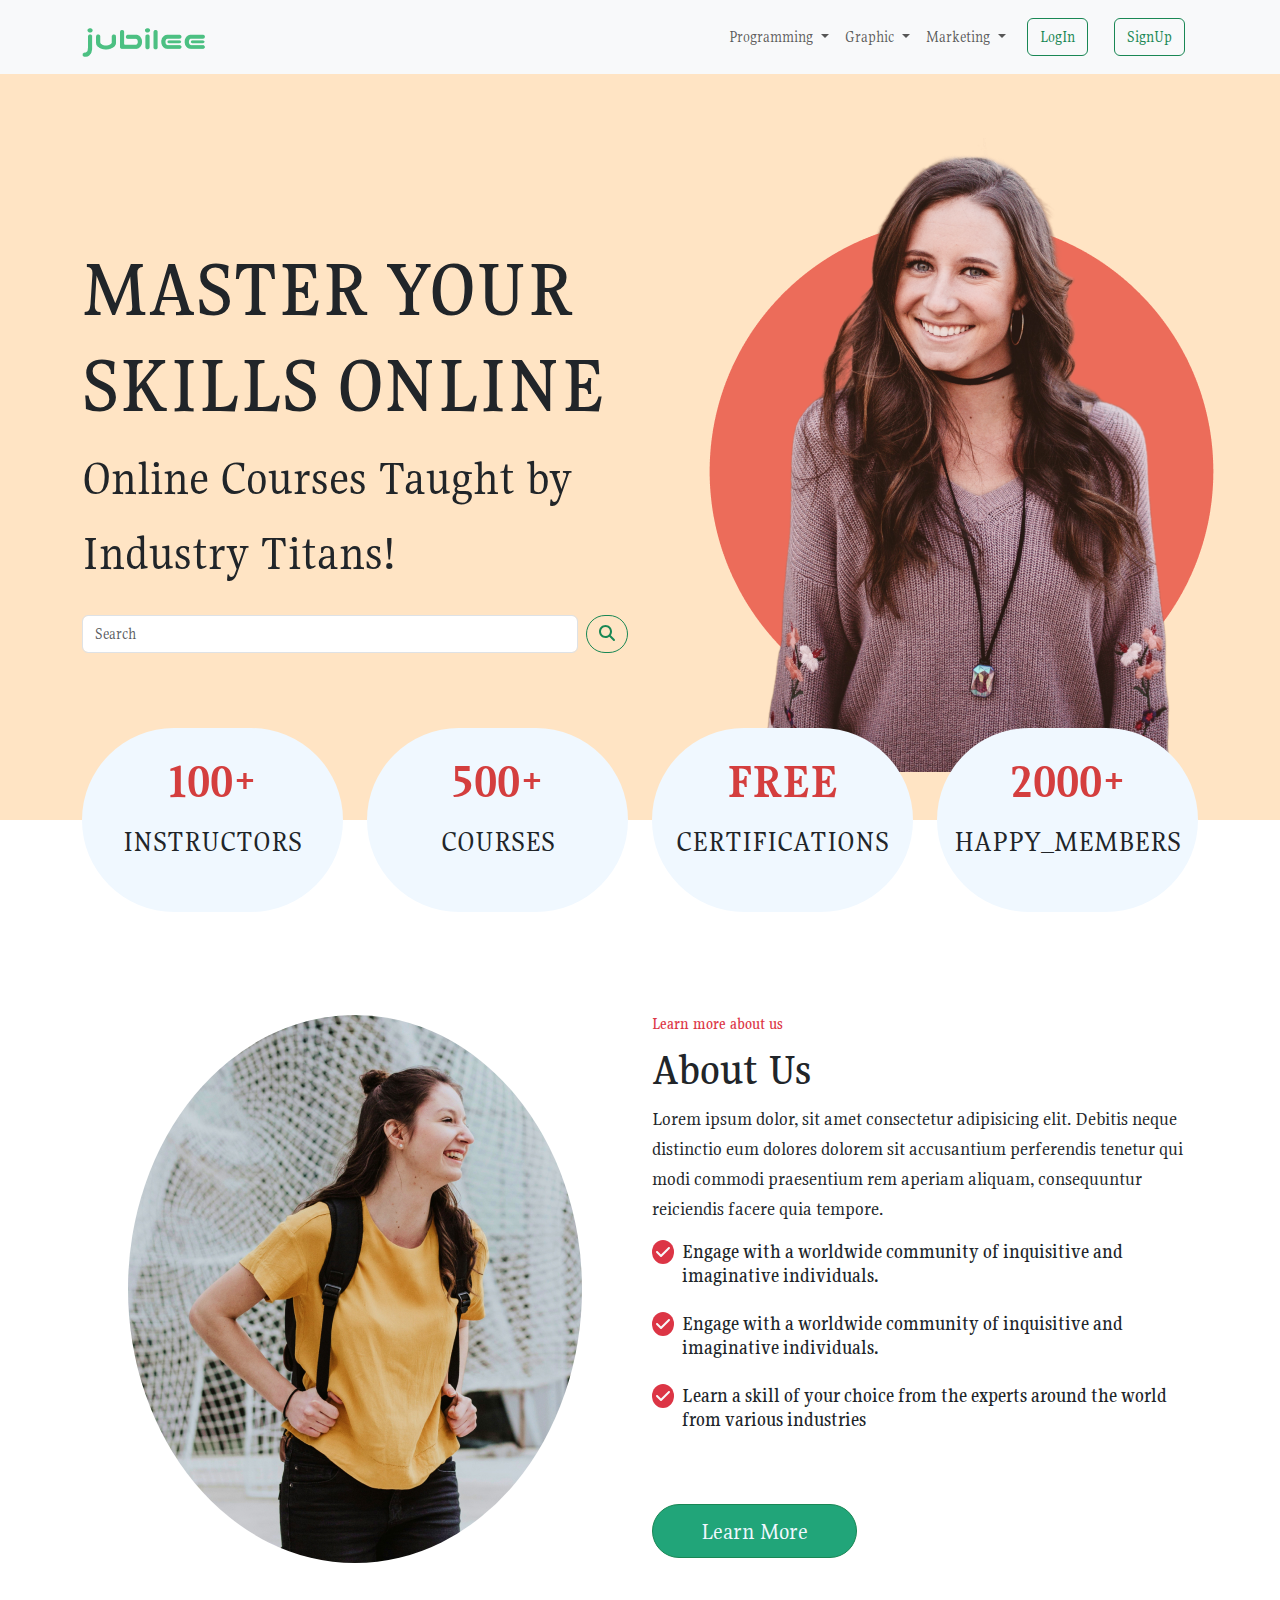
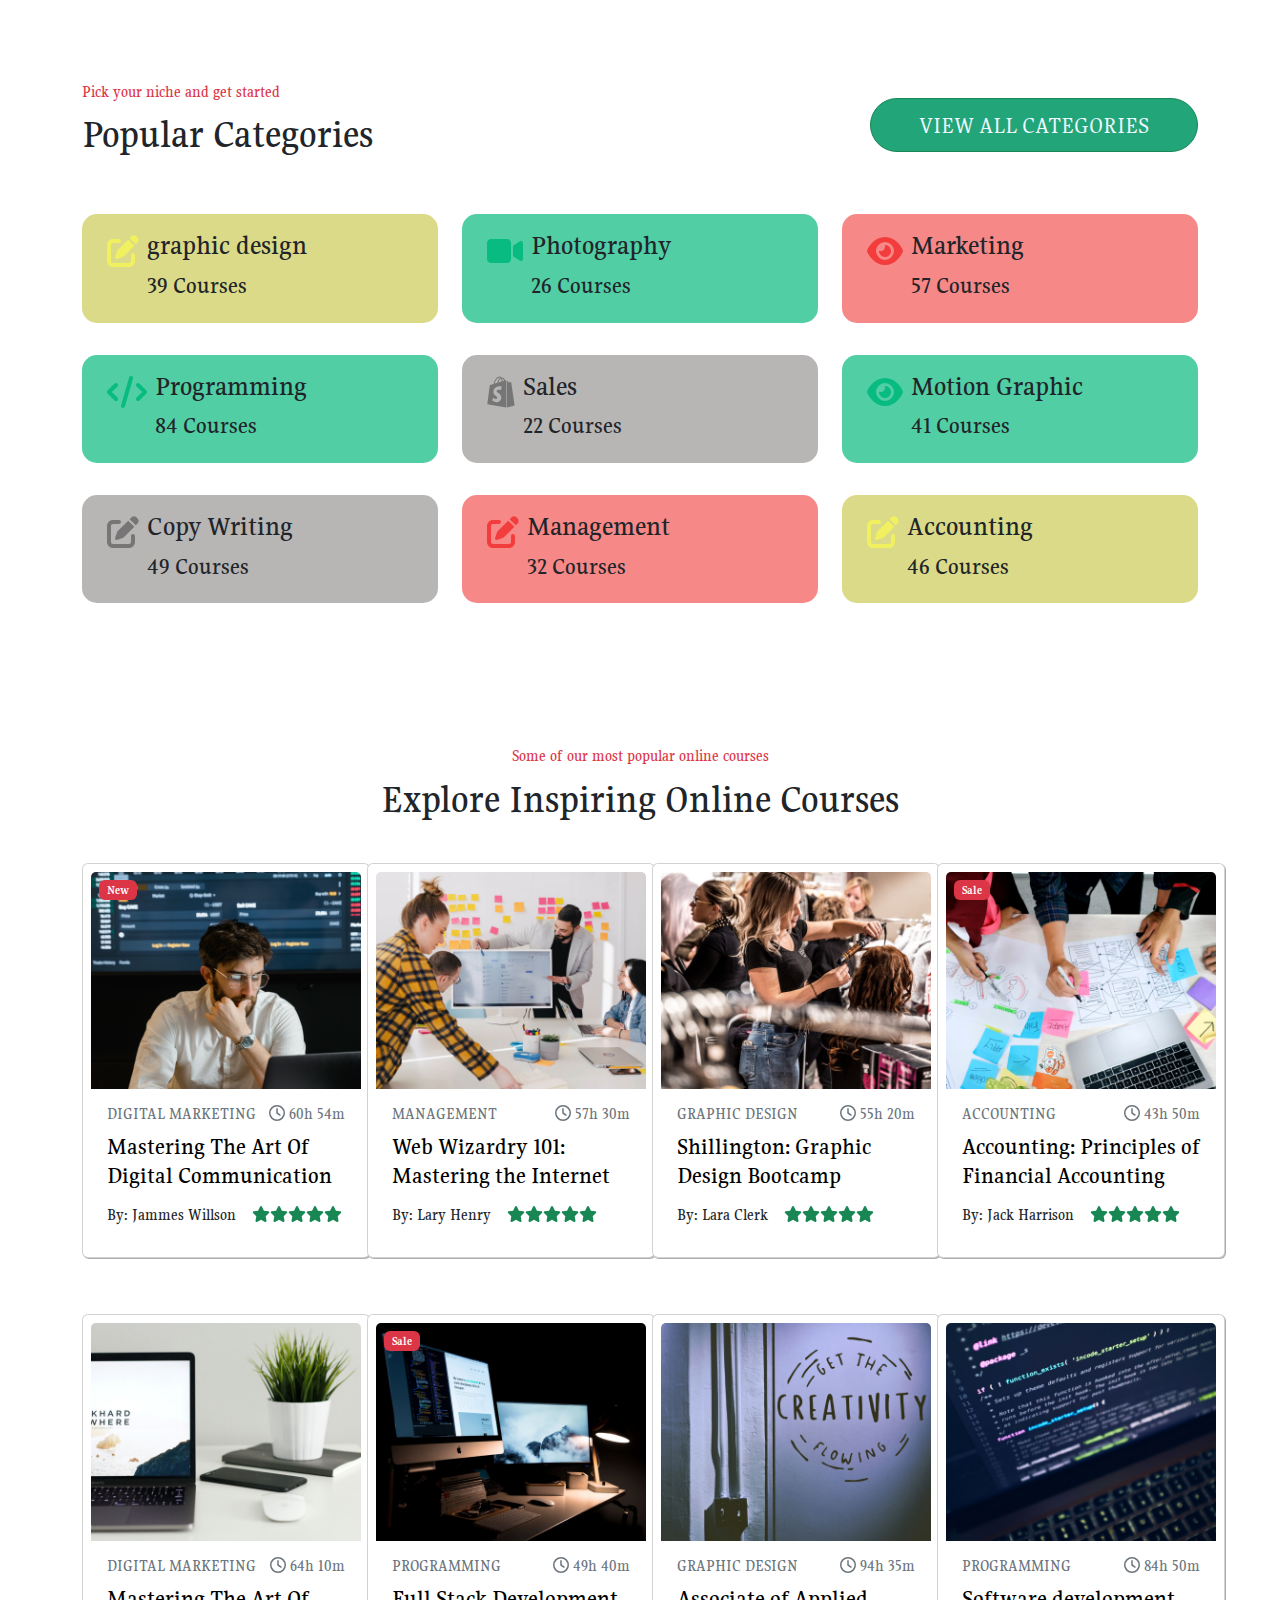
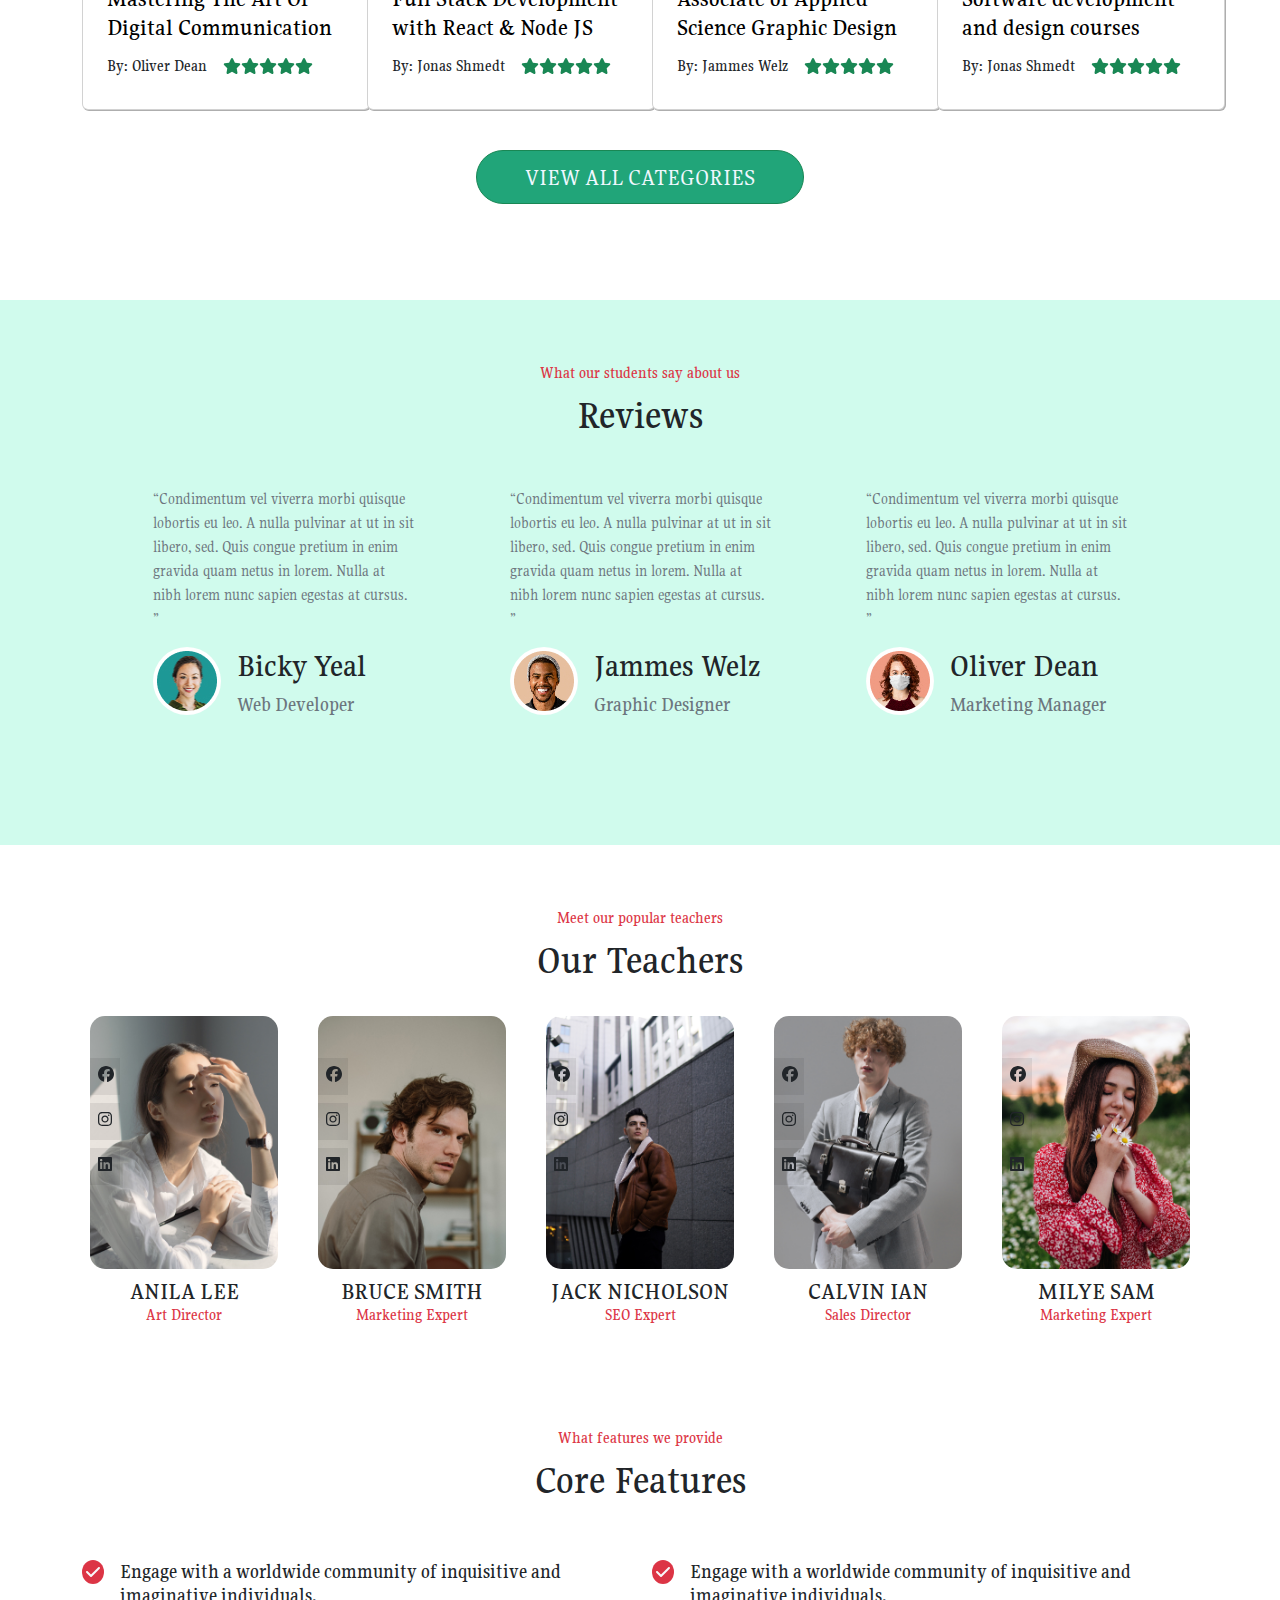
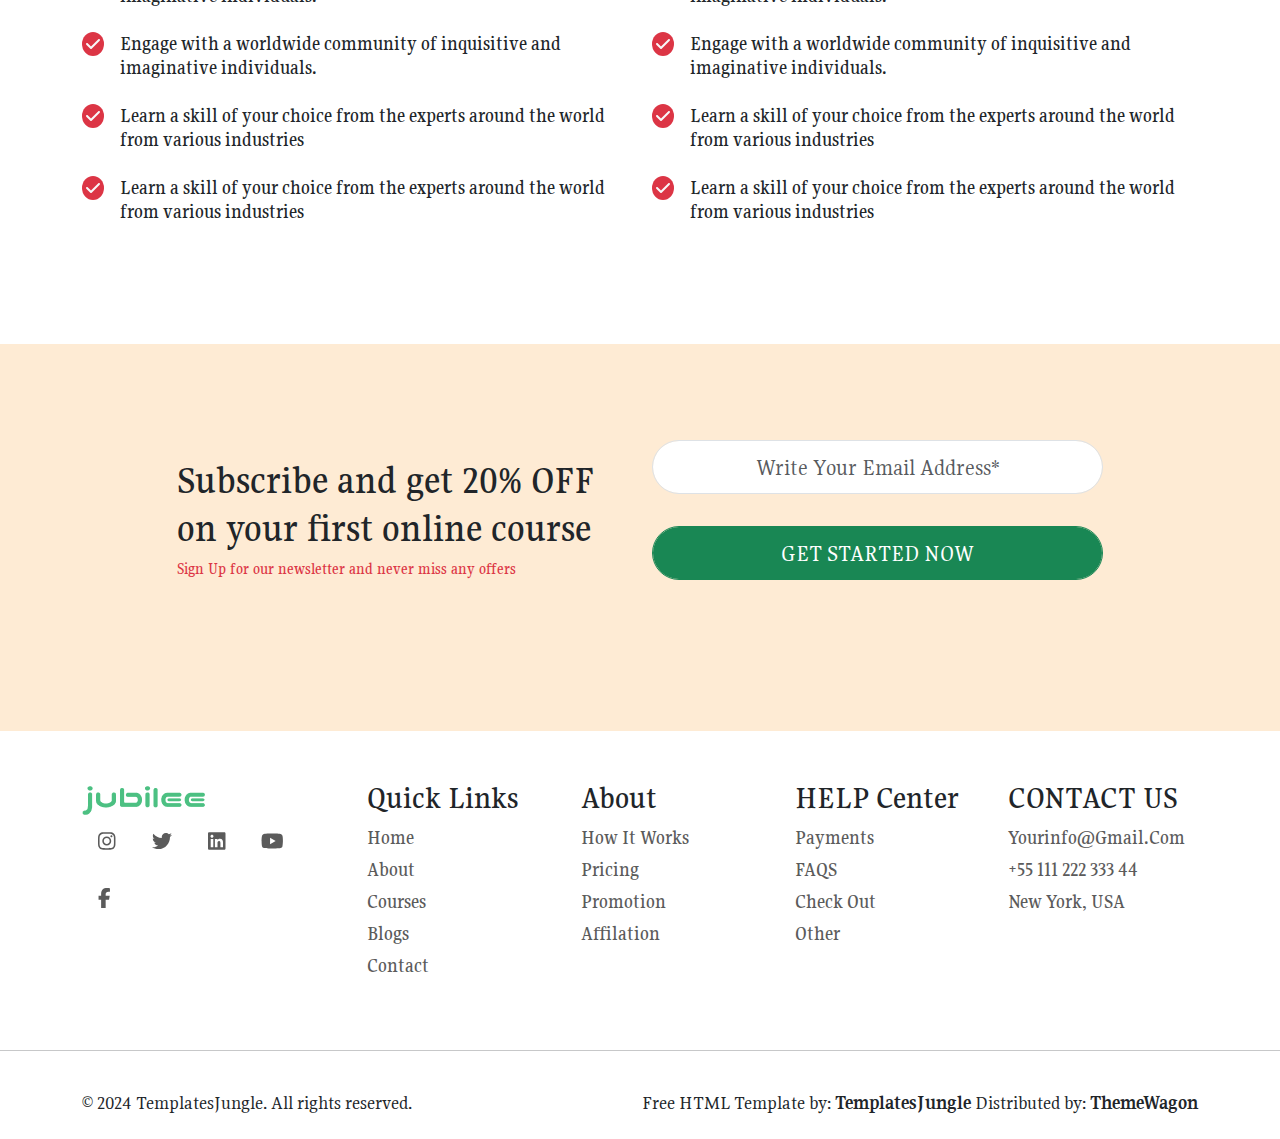
<file: index.html>
<!DOCTYPE html>
<html lang="en">
<head>
    <meta charset="UTF-8">
    <meta name="viewport" content="width=device-width, initial-scale=1.0">
    <title>Jubilee</title>
    <link rel="preconnect" href="https://fonts.googleapis.com">
<link rel="preconnect" href="https://fonts.gstatic.com" crossorigin>
<link href="https://fonts.googleapis.com/css2?family=Gupter:wght@400;500;700&family=Roboto:ital,wght@0,100;0,300;0,400;0,500;0,700;0,900;1,100;1,300;1,400;1,500;1,700;1,900&family=Wittgenstein:ital,wght@0,400..900;1,400..900&display=swap" rel="stylesheet">
    <link rel="stylesheet" href="css/bootstrap.min.css">
    <link rel="stylesheet" href="css/bootstrap.min.css.map">
    <link rel="stylesheet" href="css/all.min.css">
    <link rel="stylesheet" href="css/style.css">
</head>
<body>
    <nav class="navbar navbar-expand-lg navbar-light bg-light position-relative">
        <div class="container">
          <a class="navbar-brand fs-2 fw-bold" href="#"><img src="images/logo.png" alt=""></a>
          <button class="navbar-toggler" type="button" data-bs-toggle="collapse" data-bs-target="#navbarSupportedContent" aria-controls="navbarSupportedContent" aria-expanded="false" aria-label="Toggle navigation">
            <span class="navbar-toggler-icon"></span>
          </button>
          <div class="collapse navbar-collapse" id="navbarSupportedContent">
            <ul class="navbar-nav ms-auto mb-2 mb-lg-0">
              <li class="nav-item dropdown">
                <a class="nav-link dropdown-toggle" href="#" id="navbarDropdown" role="button" data-bs-toggle="dropdown" aria-expanded="false">
                  Programming
                </a>
                <ul class="dropdown-menu" aria-labelledby="navbarDropdown">
                  <li><a class="dropdown-item" href="#">Front-end Course</a></li>
                  <li><a class="dropdown-item" href="#">Back-end Course</a></li>
                  <li><a class="dropdown-item" href="#"> Full-Stack Course</a></li>
                  <li><a class="dropdown-item" href="#">Data Structure</a></li>
                </ul>
              </li>
              <li class="nav-item dropdown">
                <a class="nav-link dropdown-toggle" href="#" id="navbarDropdown" role="button" data-bs-toggle="dropdown" aria-expanded="false">
                  Graphic
                </a>
                <ul class="dropdown-menu" aria-labelledby="navbarDropdown">
                  <li><a class="dropdown-item" href="#">Graphic Design</a></li>
                  <li><a class="dropdown-item" href="#">Motion Graphic</a></li>
                  <li><a class="dropdown-item" href="#">Vedio Editing</a></li>
                </ul>
              </li>
              <li class="nav-item dropdown">
                <a class="nav-link dropdown-toggle" href="#" id="navbarDropdown" role="button" data-bs-toggle="dropdown" aria-expanded="false">
                    Marketing
                </a>
                <ul class="dropdown-menu" aria-labelledby="navbarDropdown">
                  <li><a class="dropdown-item" href="#">Digital Marketing course</a></li>
                  <li><a class="dropdown-item" href="#">SEO&Marketing</a></li>
                  <li><a class="dropdown-item" href="#">Sales</a></li>
                </ul>
              </li>
            </ul>
            <form class="d-flex nav-btn">
              <button class="btn btn-outline" type="submit"><a class="btn btn-outline-success d-flex align-items-center" href="login.html">LogIn</a></button>
              <button class="btn btn-outline" type="submit"><a class="btn btn-outline-success d-flex align-items-center" href="register.html">SignUp</a></button>
            </form>
          </div>
        </div>
      </nav>
      <div class="landing pt-5 pb-5">
        <div class="container">
          <div class="row d-flex align-items-center ">
            <div class="col-lg-6">
          <h1 class="master text-uppercase">Master Your Skills Online</h1>
          <p class="online mb-4">Online Courses Taught by Industry Titans!</p>
          <form class="d-flex" role="search">
            <input class="form-control me-2" type="search" placeholder="Search" aria-label="Search">
            <button class="btn btn-outline-success rounded-pill fs-lg" type="submit"><i class="fa-solid fa-magnifying-glass fs-lg"></i></button>
          </form>
            </div>
            <div class="col-lg-6 image">
              <img class="ima" src="images/billboard-img.jpg" alt="">
            </div>
          </div>
        </div>
      </div>
      <div class="boxes pt-5 pb-5">
        <div class="container">
          <div class="row text-uppercase">
            <div class="col-lg-3 col-md-6">
              <div class="box text-center rounded-pill px-2 pt-3 pb-5 mb-md-6">
                <div class="num">100+</div>
                <div class="num2">Instructors</div>
              </div>
            </div>
            <div class="col-lg-3 col-md-6">
              <div class="box text-center rounded-pill px-2 pt-3 pb-5">
                <div class="num">500+</div>
                <div class="num2">Courses</div>
              </div>
            </div>
            <div class="col-lg-3 col-md-6">
              <div class="box text-center rounded-pill px-2 pt-3 pb-5">
                <div class="num">Free</div>
                <div class="num2">Certifications</div>
              </div>
            </div>
            <div class="col-lg-3 col-md-6">
              <div class="box text-center rounded-pill px-2 pt-3 pb-5">
                <div class="num">2000+</div>
                <div class="num2">happy_members</div>
              </div>
            </div>
          </div>
        </div>
      </div>
      <div class="about pt-4 pb-5">
        <div class="container">
          <div class="row">
            <div class="col-lg-6 d-flex justify-content-center pt-3 pb-3">
              <img class="rounded-circle ima" src="images/about-img.jpg" alt="">
            </div>
            <div class="col-lg-6 px-7 pt-3 pb-3">
              <h6 class="text-danger">Learn more about us</h6>
              <h1 class="us">About Us</h1>
              <p class="fs-5">Lorem ipsum dolor, sit amet consectetur adipisicing elit. Debitis neque distinctio eum dolores dolorem sit accusantium perferendis tenetur qui modi commodi praesentium rem aperiam aliquam, consequuntur reiciendis facere quia tempore.</p>
              <div class="d-flex mb-3">
                <div class="text-uppercase fs-6 pen"><i class="fa-solid fa-check p-1 rounded-circle bg-danger text-light"></i></div>
                <div class="ps-2 categ"><h5>Engage with a worldwide community of inquisitive and imaginative individuals.</h5></div>
                </div>  
              <div class="d-flex mb-3">
                <div class="text-uppercase fs-6 pen"><i class="fa-solid fa-check p-1 rounded-circle bg-danger text-light"></i></div>
                <div class="ps-2 categ"><h5>Engage with a worldwide community of inquisitive and imaginative individuals.</h5></div>
                </div>  
              <div class="d-flex mb-3">
                <div class="text-uppercase fs-6 pen"><i class="fa-solid fa-check p-1 rounded-circle bg-danger text-light"></i></div>
                <div class="ps-2 categ"><h5>Learn a skill of your choice from the experts around the world from various industries</h5></div>
                </div>  
              <div class=" pt-5">
              <button class="btn btn-outline-success ms-auto rounded-pill fs-4 py-2 px-5 text-center learn" type="submit">Learn More</button>
            </div>
            </div>
          </div>
        </div>
      </div>
      <div class="categories pt-5 pb-5">
        <div class="container">
          <div class="con pt-2 pb-5 d-flex align-items-center">
          <div class="pick">
            <h6 class="text-danger">Pick your niche and get started</h6>
            <h1>Popular Categories</h1>
          </div>
          <div class="view ms-auto">
            <button class="btn btn-outline-success rounded-pill fs-4 py-2 px-5 text-center learn text-uppercase vie" type="submit">view all categories</button>
          </div>
        </div>
          <div class="row pb-2">
            <div class="col-lg-4 col-md-4 mb-4">
              <div class="d-flex four">
              <div class="text-uppercase fs-2 pen"><i class="fa-solid fa-pen-to-square"></i></div>
              <div class="ps-2 categ"><h3>graphic design</h3>
                <h4>39 Courses</h4></div>
              </div>
            </div>
            <div class="col-lg-4 col-md-4 mb-4">
              <div class="d-flex two">
              <div class="text-uppercase fs-2 moo"><i class="fa-solid fa-video"></i></div>
              <div class="ps-2 categ"><h3>Photography</h3>
                <h4>26 Courses</h4></div>
              </div>
            </div>
            <div class="col-lg-4 col-md-4 mb-4">
              <div class="d-flex one">
              <div class="text-uppercase fs-2 seo"><i class="fa-solid fa-eye"></i></div>
              <div class="ps-2 categ"><h3>Marketing</h3>
                <h4>57 Courses</h4></div>
              </div>
            </div>
          </div>
          <div class="row pb-2">
            <div class="col-lg-4 col-md-4 mb-4">
              <div class="d-flex two">
              <div class="text-uppercase fs-2 moo"><i class="fa-solid fa-code"></i></div>
              <div class="ps-2 categ"><h3>Programming</h3>
                <h4>84 Courses</h4></div>
              </div>
            </div>
            <div class="col-lg-4 col-md-4 mb-4">
              <div class="d-flex three">
              <div class="text-uppercase fs-2 sale"><i class="fa-brands fa-shopify"></i></div>
              <div class="ps-2 categ"><h3>Sales</h3>
                <h4>22 Courses</h4></div>
              </div>
            </div>
            <div class="col-lg-4 col-md-4 mb-4">
              <div class="d-flex two">
              <div class="text-uppercase fs-2 moo"><i class="fa-solid fa-eye"></i></div>
              <div class="ps-2 categ"><h3>Motion Graphic</h3>
                <h4>41 Courses</h4></div>
              </div>
            </div>
          </div>
          <div class="row pb-2">
            <div class="col-lg-4 col-md-4 mb-4">
              <div class="d-flex three">
              <div class="text-uppercase fs-2 sale"><i class="fa-solid fa-pen-to-square"></i></div>
              <div class="ps-2 categ"><h3>Copy Writing</h3>
                <h4>49 Courses</h4></div>
              </div>
            </div>
            <div class="col-lg-4 col-md-4 mb-4">
              <div class="d-flex one">
              <div class="text-uppercase fs-2 seo"><i class="fa-solid fa-pen-to-square"></i></div>
              <div class="ps-2 categ"><h3>Management</h3>
                <h4>32 Courses</h4></div>
              </div>
            </div>
            <div class="col-lg-4 col-md-4 mb-4">
              <div class="d-flex four">
              <div class="text-uppercase fs-2 pen"><i class="fa-solid fa-pen-to-square"></i></div>
              <div class="ps-2 categ"><h3>Accounting</h3>
                <h4>46 Courses</h4></div>
              </div>
            </div>
          </div>
        </div>
      </div>
      <div class="explore pt-5 pb-5">
        <div class="container">
          <div class="head text-center pt-3 pb-3">
          <h6 class="text-danger">Some of our most popular online courses</h6>
          <h1>Explore Inspiring Online Courses</h1>
        </div>
          <div class="cards">
           <div class="row pt-3 pb-3">
            <div class="col-lg-3 col-md-6 pb-4">
              <div class="card p-2 position-relative" style="width: 18rem;">
                <span class="badge text-bg-danger position-absolute m-2">New</span>
                <img src="images/item1.jpg" class="card-img-top" alt="...">
                <div class="card-body">
                  <div class="title d-flex justify-content-between text-secondary">
                  <div><h6 class="card-title text-uppercase">Digital Marketing</h6></div>
                  <div><h6><i class="fa-regular fa-clock ms-auto pe-1"></i>60h 54m</h6></div>
                </div>
                  <h4 class="card-text"><a class="cours" href="">Mastering The Art Of Digital Communication</a></h4>
                  <div class="d-flex align-items-center"><h6 class="pe-3 pt-2">By: Jammes Willson</h6> <div class="ico text-success"> <i class="fa-solid fa-star"></i><i class="fa-solid fa-star"></i><i class="fa-solid fa-star"></i><i class="fa-solid fa-star"></i><i class="fa-solid fa-star"></i></div></div>
                </div>
              </div>
            </div>
            <div class="col-lg-3 col-md-6 pb-4">
              <div class="card p-2" style="width: 18rem;">
                <img src="images/item2.jpg" class="card-img-top" alt="...">
                <div class="card-body">
                  <div class="title d-flex justify-content-between text-secondary">
                  <div><h6 class="card-title text-uppercase">Management</h6></div>
                  <div><h6><i class="fa-regular fa-clock ms-auto pe-1"></i>57h 30m</h6></div>
                </div>
                  <h4 class="card-text"><a class="cours" href="">Web Wizardry 101: Mastering the Internet</a></h4>
                  <div class="d-flex align-items-center"><h6 class="pe-3 pt-2">By: Lary Henry</h6> <div class="ico text-success"> <i class="fa-solid fa-star"></i><i class="fa-solid fa-star"></i><i class="fa-solid fa-star"></i><i class="fa-solid fa-star"></i><i class="fa-solid fa-star"></i></div></div>
                </div>
              </div>
            </div>
            <div class="col-lg-3 col-md-6 pb-4">
              <div class="card p-2" style="width: 18rem;">
                <img src="images/item3.jpg" class="card-img-top" alt="...">
                <div class="card-body">
                  <div class="title d-flex justify-content-between text-secondary">
                  <div><h6 class="card-title text-uppercase">Graphic Design</h6></div>
                  <div><h6><i class="fa-regular fa-clock ms-auto pe-1"></i>55h 20m</h6></div>
                </div>
                  <h4 class="card-text"><a class="cours" href="">Shillington: Graphic Design Bootcamp</a></h4>
                  <div class="d-flex align-items-center"><h6 class="pe-3 pt-2">By: Lara Clerk</h6> <div class="ico text-success"> <i class="fa-solid fa-star"></i><i class="fa-solid fa-star"></i><i class="fa-solid fa-star"></i><i class="fa-solid fa-star"></i><i class="fa-solid fa-star"></i></div></div>
                </div>
              </div>
            </div>
            <div class="col-lg-3 col-md-6 pb-4">
              <div class="card p-2" style="width: 18rem;">
                <span class="badge text-bg-danger position-absolute m-2">Sale</span>
                <img src="images/item4.jpg" class="card-img-top" alt="...">
                <div class="card-body">
                  <div class="title d-flex justify-content-between text-secondary">
                  <div><h6 class="card-title text-uppercase">Accounting</h6></div>
                  <div><h6><i class="fa-regular fa-clock ms-auto pe-1"></i>43h 50m</h6></div>
                </div>
                  <h4 class="card-text"><a class="cours" href="">Accounting: Principles of Financial Accounting</a></h4>
                  <div class="d-flex align-items-center"><h6 class="pe-3 pt-2">By: Jack Harrison</h6> <div class="ico text-success"> <i class="fa-solid fa-star"></i><i class="fa-solid fa-star"></i><i class="fa-solid fa-star"></i><i class="fa-solid fa-star"></i><i class="fa-solid fa-star"></i></div></div>
                </div>
              </div>
            </div>
           </div>
           <div class="row pt-3 pb-3">
            <div class="col-lg-3 col-md-6 pb-4">
              <div class="card p-2" style="width: 18rem;">
                <img src="images/item5.jpg" class="card-img-top" alt="...">
                <div class="card-body">
                  <div class="title d-flex justify-content-between text-secondary">
                  <div><h6 class="card-title text-uppercase">Digital Marketing</h6></div>
                  <div><h6><i class="fa-regular fa-clock ms-auto pe-1"></i>64h 10m</h6></div>
                </div>
                  <h4 class="card-text"><a class="cours" href="">Mastering The Art Of Digital Communication</a></h4>
                  <div class="d-flex align-items-center"><h6 class="pe-3 pt-2">By: Oliver Dean</h6> <div class="ico text-success"> <i class="fa-solid fa-star"></i><i class="fa-solid fa-star"></i><i class="fa-solid fa-star"></i><i class="fa-solid fa-star"></i><i class="fa-solid fa-star"></i></div></div>
                </div>
              </div>
            </div>
            <div class="col-lg-3 col-md-6  pb-4">
              <div class="card p-2" style="width: 18rem;">
                <span class="badge text-bg-danger position-absolute m-2">Sale</span>
                <img src="images/item6.jpg" class="card-img-top" alt="...">
                <div class="card-body">
                  <div class="title d-flex justify-content-between text-secondary">
                  <div><h6 class="card-title text-uppercase">Programming</h6></div>
                  <div><h6><i class="fa-regular fa-clock ms-auto pe-1"></i>49h 40m</h6></div>
                </div>
                  <h4 class="card-text"><a class="cours" href=""> Full Stack Development with React & Node JS</a></h4>
                  <div class="d-flex align-items-center"><h6 class="pe-3 pt-2">By: Jonas Shmedt</h6> <div class="ico text-success"> <i class="fa-solid fa-star"></i><i class="fa-solid fa-star"></i><i class="fa-solid fa-star"></i><i class="fa-solid fa-star"></i><i class="fa-solid fa-star"></i></div></div>
                </div>
              </div>
            </div>
            <div class="col-lg-3 col-md-6  pb-4">
              <div class="card p-2" style="width: 18rem;">
                <img src="images/item7.jpg" class="card-img-top" alt="...">
                <div class="card-body">
                  <div class="title d-flex justify-content-between text-secondary">
                  <div><h6 class="card-title text-uppercase">Graphic Design</h6></div>
                  <div><h6><i class="fa-regular fa-clock ms-auto pe-1"></i>94h 35m</h6></div>
                </div>
                  <h4 class="card-text"><a class="cours" href="">Associate of Applied Science Graphic Design</a></h4>
                  <div class="d-flex align-items-center"><h6 class="pe-3 pt-2">By: Jammes Welz</h6> <div class="ico text-success"> <i class="fa-solid fa-star"></i><i class="fa-solid fa-star"></i><i class="fa-solid fa-star"></i><i class="fa-solid fa-star"></i><i class="fa-solid fa-star"></i></div></div>
                </div>
              </div>
            </div>
            <div class="col-lg-3 col-md-6  pb-4">
              <div class="card p-2" style="width: 18rem;">
                <img src="images/item8.jpg" class="card-img-top" alt="...">
                <div class="card-body">
                  <div class="title d-flex justify-content-between text-secondary">
                  <div><h6 class="card-title text-uppercase">Programming</h6></div>
                  <div><h6><i class="fa-regular fa-clock ms-auto pe-1"></i>84h 50m</h6></div>
                </div>
                  <h4 class="card-text"><a class="cours" href="">Software development and design courses</a></h4>
                  <div class="d-flex align-items-center"><h6 class="pe-3 pt-2">By: Jonas Shmedt</h6> <div class="ico text-success"> <i class="fa-solid fa-star"></i><i class="fa-solid fa-star"></i><i class="fa-solid fa-star"></i><i class="fa-solid fa-star"></i><i class="fa-solid fa-star"></i></div></div>
                </div>
              </div>
            </div>
           </div>
          </div>
        </div>
        <div class="view d-flex justify-content-center">
          <button class="btn btn-outline-success rounded-pill fs-4 py-2 px-5 text-center learn text-uppercase vie" type="submit">view all categories</button>
        </div>
      </div>
      <div class="reviews pt-5 pb-5 mt-5">
        <div class="container pb-5">
          <div class="head text-center pt-3 pb-3">
            <h6 class="text-danger">What our students say about us</h6>
            <h1>Reviews</h1>
          </div>
          <div class="row pt-4 d-flex justify-content-evenly">
            <div class="col-lg-3 col-md-6 mb-4">
                <p class="text-secondary lh-2">“Condimentum vel viverra morbi quisque lobortis eu leo. A nulla pulvinar at ut in sit libero, sed. Quis congue pretium in enim gravida quam netus in lorem. Nulla at nibh lorem nunc sapien egestas at cursus. ”</p>
                <div class="people d-flex">
                  <div><img class="rounded-circle" src="images/reviwer1.jpg" alt=""></div>
                <div class="ps-3"><h2>Bicky Yeal</h2>
                  <h5 class="text-secondary">Web Developer</h5></div>
              </div>
            </div>
            <div class="col-lg-3 col-md-6 mb-4">
                <p class="text-secondary lh-2">“Condimentum vel viverra morbi quisque lobortis eu leo. A nulla pulvinar at ut in sit libero, sed. Quis congue pretium in enim gravida quam netus in lorem. Nulla at nibh lorem nunc sapien egestas at cursus. ”</p>
                <div class="people d-flex">
                  <div><img class="rounded-circle" src="images/reviwer2.jpg" alt=""></div>
                <div class="ps-3"><h2>Jammes Welz</h2>
                  <h5 class="text-secondary">Graphic Designer</h5></div>
              </div>
            </div>
            <div class="col-lg-3 col-md-6 mb-4">
                <p class="text-secondary lh-2">“Condimentum vel viverra morbi quisque lobortis eu leo. A nulla pulvinar at ut in sit libero, sed. Quis congue pretium in enim gravida quam netus in lorem. Nulla at nibh lorem nunc sapien egestas at cursus. ”</p>
                <div class="people d-flex">
                  <div><img class="rounded-circle" src="images/reviwer3.jpg" alt=""></div>
                <div class="ps-3"><h2>Oliver Dean</h2>
                  <h5 class="text-secondary">Marketing Manager</h5></div>
              </div>
            </div>
          </div>
        </div>
      </div>
      <div class="teacher pt-5 pb-5">
        <div class="container">
          <div class="head text-center pt-3 pb-3">
            <h6 class="text-danger">Meet our popular teachers</h6>
            <h1>Our Teachers</h1>
          </div>
          <div class="row">
            <div class="col">
              <div class="card2 p-2 position-relative">
                <div class="img-icons position-absolute start-4 d-flex flex-column align-items-center ">
                  <div class="facebook"><i class="fa-brands fa-facebook facebook p-2"></i></div>
                  <div class="instagram"><i class="fa-brands fa-instagram instagram p-2"></i></div>
                  <div class="linkedin"><i class="fa-brands fa-linkedin linkedin p-2"></i></div>
                </div>
                <img src="images/teacher1.jpg" class="card-img-top" alt="...">
                <div class="card-body text-center">
                  <div class="title ">
                  <div><h4 class="card-title text-uppercase pt-2">Anila Lee</h4></div>
                </div>
                  <h6 class="card-text text-danger">Art Director</h6>
                </div>
              </div>
            </div>
            <div class="col">
              <div class="card2 p-2 position-relative">
                <div class="img-icons position-absolute start-4 d-flex flex-column align-items-center ">
                  <div class="facebook"><i class="fa-brands fa-facebook facebook p-2"></i></div>
                  <div class="instagram"><i class="fa-brands fa-instagram instagram p-2"></i></div>
                  <div class="linkedin"><i class="fa-brands fa-linkedin linkedin p-2"></i></div>
                </div>
                <img src="images/teacher2.jpg" class="card-img-top" alt="...">
                <div class="card-body text-center">
                  <div class="title ">
                  <div><h4 class="card-title text-uppercase pt-2">Bruce Smith</h4></div>
                </div>
                  <h6 class="card-text text-danger">Marketing Expert</h6>
                </div>
              </div>
            </div>
            <div class="col">
              <div class="card2 p-2 position-relative">
                <div class="img-icons position-absolute start-4 d-flex flex-column align-items-center ">
                  <div class="facebook"><i class="fa-brands fa-facebook facebook p-2"></i></div>
                  <div class="instagram"><i class="fa-brands fa-instagram instagram p-2"></i></div>
                  <div class="linkedin"><i class="fa-brands fa-linkedin linkedin p-2"></i></div>
                </div>
                <img src="images/teacher3.jpg" class="card-img-top" alt="...">
                <div class="card-body text-center">
                  <div class="title ">
                  <div><h4 class="card-title text-uppercase pt-2">Jack Nicholson</h4></div>
                </div>
                  <h6 class="card-text text-danger">SEO Expert</h6>
                </div>
              </div>
            </div>
            <div class="col">
              <div class="card2 p-2 position-relative">
                <div class="img-icons position-absolute start-4 d-flex flex-column align-items-center ">
                  <div class="facebook"><i class="fa-brands fa-facebook facebook p-2"></i></div>
                  <div class="instagram"><i class="fa-brands fa-instagram instagram p-2"></i></div>
                  <div class="linkedin"><i class="fa-brands fa-linkedin linkedin p-2"></i></div>
                </div>
                <img src="images/teacher4.jpg" class="card-img-top" alt="...">
                <div class="card-body text-center">
                  <div class="title ">
                  <div><h4 class="card-title text-uppercase pt-2">Calvin Ian</h4></div>
                </div>
                  <h6 class="card-text text-danger">Sales Director</h6>
                </div>
              </div>
            </div>
            <div class="col">
              <div class="card2 p-2 position-relative">
                <div class="img-icons position-absolute start-4 d-flex flex-column align-items-center ">
                  <div class="facebook"><i class="fa-brands fa-facebook facebook p-2"></i></div>
                  <div class="instagram"><i class="fa-brands fa-instagram instagram p-2"></i></div>
                  <div class="linkedin"><i class="fa-brands fa-linkedin linkedin p-2"></i></div>
                </div>
                <img src="images/teacher5.jpg" class="card-img-top" alt="...">
                <div class="card-body text-center">
                  <div class="title ">
                  <div><h4 class="card-title text-uppercase pt-2">Milye Sam</h4></div>
                </div>
                  <h6 class="card-text text-danger">Marketing Expert</h6>
                </div>
              </div>
            </div>
          </div>
        </div>
      </div>
      <div class="features pt-5 pb-5">
        <div class="container">
          <div class="feat text-center">
            <h6 class="text-danger">What features we provide</h6>
            <h1>Core Features</h1>
          </div>
          <div class="row pt-5 pb-5">
            <div class="col-lg-6">
              <div class="d-flex mb-3">
                <div class="text-uppercase fs-6 pen"><i class="fa-solid fa-check p-1 rounded-circle bg-danger text-light"></i></div>
                <div class="ps-3 categ"><h5>Engage with a worldwide community of inquisitive and imaginative individuals.</h5></div>
                </div>             
              <div class="d-flex mb-3">
                <div class="text-uppercase fs-6 pen"><i class="fa-solid fa-check p-1 rounded-circle bg-danger text-light"></i></div>
                <div class="ps-3 categ"><h5>Engage with a worldwide community of inquisitive and imaginative individuals.</h5></div>
                </div>             
              <div class="d-flex mb-3">
                <div class="text-uppercase fs-6 pen"><i class="fa-solid fa-check p-1 rounded-circle bg-danger text-light"></i></div>
                <div class="ps-3 categ"><h5>Learn a skill of your choice from the experts around the world from various industries</h5></div>
                </div>             
              <div class="d-flex mb-3">
                <div class="text-uppercase fs-6 pen"><i class="fa-solid fa-check p-1 rounded-circle bg-danger text-light"></i></div>
                <div class="ps-3 categ"><h5>Learn a skill of your choice from the experts around the world from various industries</h5></div>
                </div>             
            </div>
            <div class="col-lg-6">
              <div class="d-flex mb-3">
                <div class="text-uppercase fs-6 pen"><i class="fa-solid fa-check p-1 rounded-circle bg-danger text-light"></i></div>
                <div class="ps-3 categ"><h5>Engage with a worldwide community of inquisitive and imaginative individuals.</h5></div>
                </div>             
              <div class="d-flex mb-3">
                <div class="text-uppercase fs-6 pen"><i class="fa-solid fa-check p-1 rounded-circle bg-danger text-light"></i></div>
                <div class="ps-3 categ"><h5>Engage with a worldwide community of inquisitive and imaginative individuals.</h5></div>
                </div>             
              <div class="d-flex mb-3">
                <div class="text-uppercase fs-6 pen"><i class="fa-solid fa-check p-1 rounded-circle bg-danger text-light"></i></div>
                <div class="ps-3 categ"><h5>Learn a skill of your choice from the experts around the world from various industries</h5></div>
                </div>             
              <div class="d-flex mb-3">
                <div class="text-uppercase fs-6 pen"><i class="fa-solid fa-check p-1 rounded-circle bg-danger text-light"></i></div>
                <div class="ps-3 categ"><h5>Learn a skill of your choice from the experts around the world from various industries</h5></div>
                </div>             
            </div>
          </div>
        </div>
      </div>
      <div class="subscribe pt-5 pb-5">
        <div class="container">
          <div class="row pt-5 pb-5 ">
            <div class="col-lg-5 ms-auto mt-3 mb-5">
              <h1>Subscribe and get 20% OFF on your first online course</h1>
              <h6 class="text-danger">Sign Up for our newsletter and never miss any offers</h6>
            </div>
            <div class="col-lg-5 me-auto">
              <form action="">
                <input type="email" class="form-control rounded-pill fs-4 py-2 text-center mb-3" placeholder="Write Your Email Address*">
                <button type="submit" class="btn btn-success form-control fs-4 py-2 mt-3 px-5 text-center text-uppercase rounded-pill">Get started now</button>
              </form>
            </div>
          </div>
        </div>
      </div>
      <div class="before-footer pt-5 pb-5">
        <div class="container">
          <div class="row">
            <div class="col-lg-3">
              <a href=""><img src="images/logo.png" alt=""></a>
              <div class="media">
                <a href=""> <i class="fa-brands fa-instagram p-3 fs-5"></i></a>
                <a href=""> <i class="fa-brands fa-twitter p-3 fs-5"></i></a>
                <a href=""> <i class="fa-brands fa-linkedin p-3 fs-5"></i></a>
                <a href=""> <i class="fa-brands fa-youtube p-3 fs-5"></i></a>
                <a href=""> <i class="fa-brands fa-facebook-f p-3 fs-5"></i></a>
              </div>
            </div>
            <div class="before-end col text-capitalize">
              <h2>Quick Links</h2>
              <a href=""> <h5>home</h5></a>
              <a href=""> <h5>about</h5></a>
              <a href=""> <h5>courses</h5></a>
              <a href=""> <h5>blogs</h5></a>
              <a href=""> <h5>contact</h5></a>
            </div>
            <div class="before-end col text-capitalize">
              <h2>About</h2>
               <a href=""> <h5>How It Works</h5></a>
               <a href=""> <h5>Pricing</h5></a>
               <a href=""> <h5>Promotion</h5></a>
               <a href=""> <h5>Affilation</h5></a>
            </div>
            <div class="before-end col text-capitalize">
              <h2>HELP Center</h2>
               <a href=""> <h5>payments</h5></a>
               <a href=""> <h5>FAQS</h5></a>
               <a href=""> <h5>Check out</h5></a>
               <a href=""> <h5>other</h5></a>
            </div>
            <div class="before-end col text-capitalize">
              <h2>CONTACT US</h2>
                <a href=""><h5>yourinfo@gmail.com</h5> </a>
                <a href=""><h5>+55 111 222 333 44</h5></a>
                <a href=""><h5>New york, USA</h5></a>
            </div>
          </div>
        </div>
      </div>
      <hr>
      <div class="footer pt-3 pb-3">
        <div class="container">
        <div>© 2024 TemplatesJungle. All rights reserved.</div>
        <div class="end">Free HTML Template by: <span>TemplatesJungle</span> Distributed by: <span> ThemeWagon</span></div>
      </div>
      </div>
    <script src="js/bootstrap.bundle.min.js"></script>
    <script src="js/all.min.js"></script>
    <script src="js/script.js"></script>
</body>
</html>
</file>
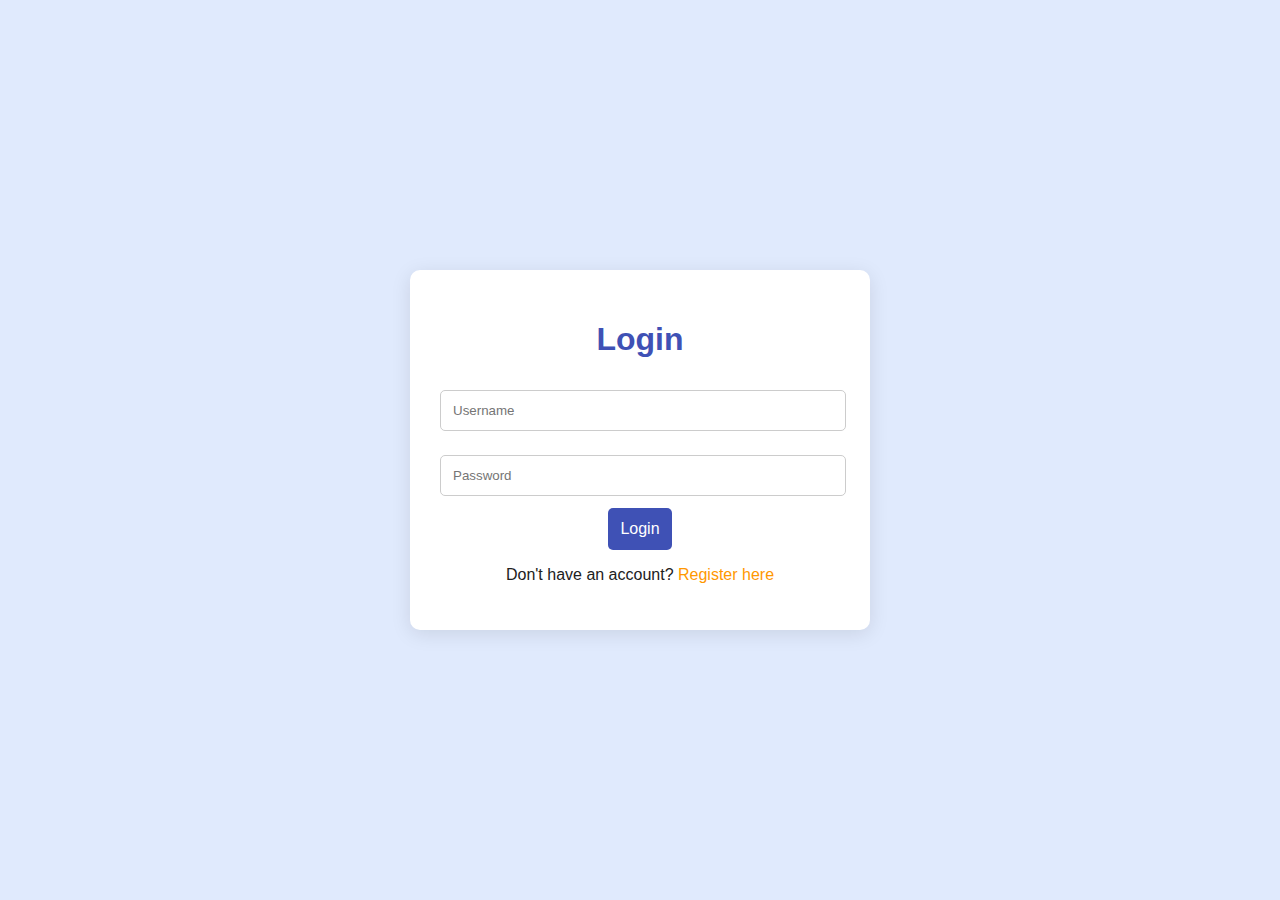
<file: login.html>
<!DOCTYPE html>
<html lang="en">
<head>
    <meta charset="UTF-8">
    <meta name="viewport" content="width=device-width, initial-scale=1.0">
    <title>Home Page</title>
    <link rel="stylesheet" href="./css/login.css">
</head>
<body >
          <section class="d-flex align-items-center justify-content-center vh-100">
            <div class="form container">
                <h1>Login</h1>
                <input id="username" type="text" placeholder="Username">
                <input id="password" type="password" placeholder="Password">
                <input id="login-btn" type="submit" value="Login">
                <p>Don't have an account? <a href="register.html"> Register here</a></p>
            </div>
          </section>
          <script src="./js/loginn.js"></script>
    <script src="./js/script.js"></script>
</body>
</html>
</file>
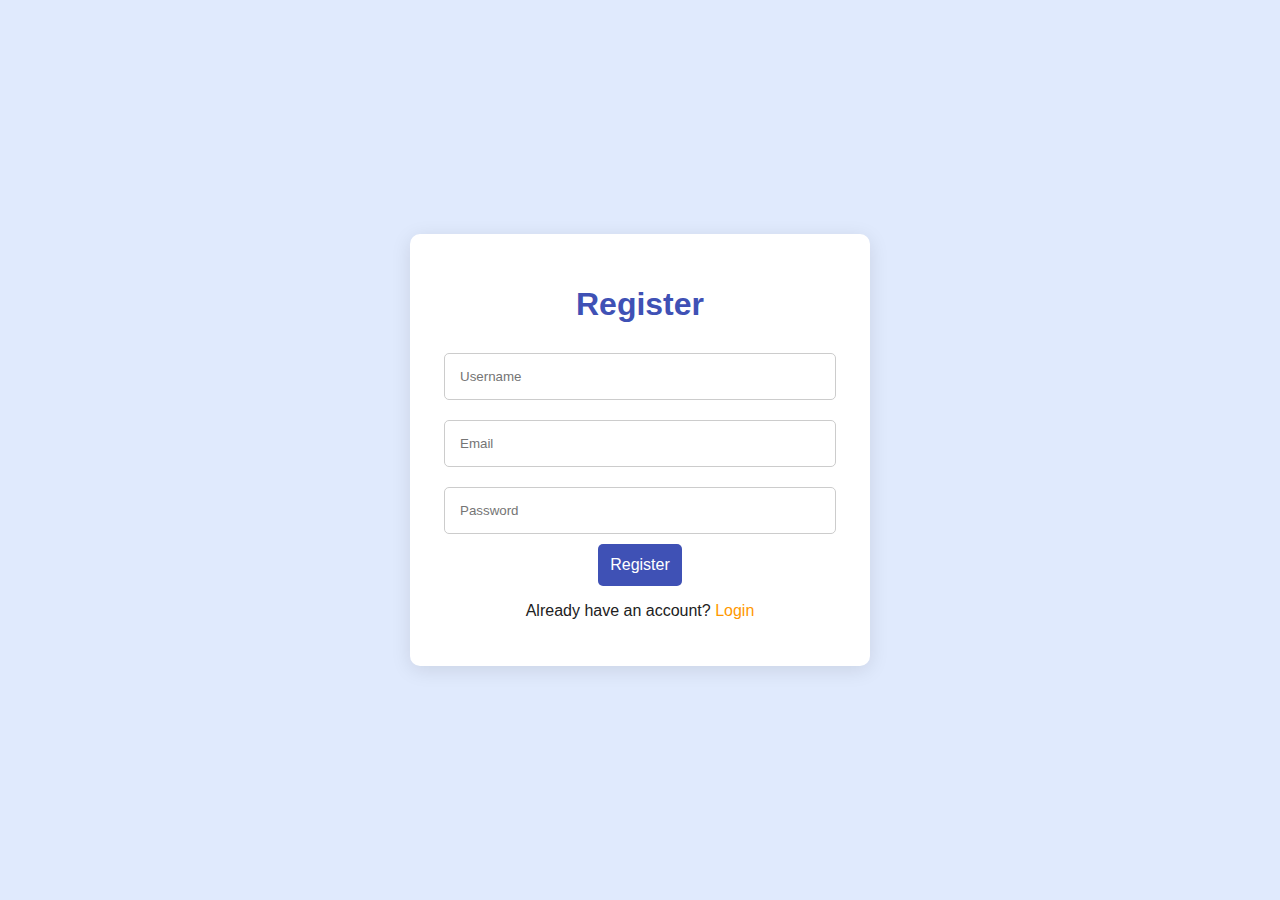
<file: register.html>
<!DOCTYPE html>
<html lang="en">
<head>
    <meta charset="UTF-8">
    <meta name="viewport" content="width=device-width, initial-scale=1.0">
    <link rel="stylesheet" href="./css/login.css">
    <title>Register</title>
</head>
<body>
          <section class="d-flex align-items-center justify-content-center vh-100">
            <div class="form container-reg">
                <h1>Register</h1>
                <input id="username" type="text" placeholder="Username">
                <input id="email" type="email" placeholder="Email">
                <input id="password" type="password" placeholder="Password">
                <input id="register-btn" type="submit" value="Register">
                <p>Already have an account?<a href="login.html"> Login</a></p>
            </div>
          </section>
    <script src="./js/register.js"></script>
</body>
</html>
</file>
<file: css/style.css>
body{
    font-family: "Gupter", sans-serif;
}
.landing{
    background-color: bisque;
}
.landing .master{
    font-size: 80px;
}
.landing .online{
    font-size: 50px;
}
@media (max-width:630px) {
    .landing .ima,
    .about .ima{
    width: 400px;
}
.before-end{
    font-size: 20px;
}
.end{
    display: none;
}
}
@media (max-width:530px) {
    .landing .ima{
    width: 350px;
}
.about .ima{
    display: none;
}
}
.boxes{
    margin-top: -140px;
}
.boxes .box{
    background-color: aliceblue;
    transition: all .4s ease;
    margin-bottom: 15px;
}
.boxes .box:hover{
    background-color: rgb(33, 165, 121);
    color: aliceblue;
}
.boxes .box:hover .num{
    color: aliceblue;
}
.boxes .box .num{
    color: rgb(212, 62, 62);
    font-weight: bolder;
    font-size: 50px;
    transition: all .4s ease;
}
.boxes .box .num2{
    font-size: 30px;
}
@media (min-width:992px) and (max-width:1200px){
    .boxes .box .num2{
        font-size: 25px;
    }
}
@media (min-width:992px) and (max-width:1266px){
    .image{
        margin-left: -110px;
    }
    .landing .master{
        font-size: 70px;
    }
    .landing .online{
        font-size: 35px;
    }
}
.about .us{
    font-size: 45px;
}
.about .learn{
    background-color: rgb(33, 165, 121);
    color: aliceblue;
}
.about .learn:hover{
    background-color: rgb(58, 201, 153);
}
.vie{
    background-color: rgb(33, 165, 121);
    color: aliceblue;
}
.vie:hover{
    background-color: rgb(58, 201, 153);
}
.one{
    background-color: rgb(243, 85, 85 ,.7);
    padding: 15px;
    padding-left: 25px;
    border-radius: 15px;
    transition: all .3s ease;
}
.one:hover{
    background-color: rgb(220, 61, 61);
}
.two{
    background-color: rgb(81, 206, 164);
    padding: 15px;
    padding-left: 25px;
    border-radius: 15px;
    transition: all .3s ease;
}
.two:hover{
    background-color: rgb(17, 173, 121);
}
.three{
    background-color: rgb(184, 181, 181);
    padding: 15px;
    padding-left: 25px;
    border-radius: 15px;
    transition: all .3s ease;
}
.three:hover{
    background-color: rgb(143, 140, 140);
}
.four{
    background-color: rgb(193, 193, 56, .6);
    padding: 15px;
    padding-left: 25px;
    border-radius: 15px;
    transition: all .3s ease;
}
.four:hover{
    background-color: rgb(241, 241, 96);
}
.pen{
    color: rgb(241, 241, 96);
    transition: all .3s ease;
}
.four:hover .pen{
    color: white;
}
.moo{
    color: rgb(8, 187, 128);
    transition: all .3s ease;
}
.two:hover .moo{
    color: white;
}
.seo{
    color: rgb(243, 61, 61);
    transition: all .3s ease;
}
.one:hover .seo{
    color: white;
}
.sale{
    color: rgb(119, 118, 118);
    transition: all .3s ease;
}
.three:hover .sale{
    color: white;
}
@media (max-width: 992px) {
    .categories h3{
        font-size: 20px;
    }
    .categories h4{
        font-size: 15px;
    }
}
.cours{
    text-decoration: none;
    color: black;
    transition: all .3s ease;
}
.cours:hover{
    color: rgb(33, 165, 121);
}
.cards .card{
    box-shadow: 1px 1px rgb(174, 174, 174);
    transition: all .3s ease;
}
.cards .card:hover{
    box-shadow: inset 2px 2px rgb(174, 174, 174);
    transform: scale(1.02);
}
.reviews{
    background-color: rgb(138, 245, 209,.4);
}
.teacher .card2{
    max-width: 18rem;
}
.teacher .card2 img{
    border-radius: 15px;
}
.img-icons{
    bottom: 140px; 
}
div.facebook,
div.instagram,
div.linkedin{  
    width: 30px;
    margin-bottom: 8px;
    background-color: rgba(49, 48, 48, 0.097);
    transition: all .4s  ease;
}
div.facebook:hover,
div.instagram:hover,
div.linkedin:hover{

    color: rgb(8, 187, 128);
}
.subscribe{
    background-color: rgb(254, 235, 212);
}
.before-footer a{
    text-decoration: none;
    color: rgb(91, 91, 91);
    transition: all .3s ease;
}
.before-footer a:hover{
    color: rgb(8, 187, 128);
}
.footer .container{
    height: 40px;
    font-size: 20px;
    display: flex;
    align-items: center;
    justify-content: space-between;
}
.footer span{
    font-weight: 700;
}
</file>
<file: css/login.css>
body {
    font-family: 'Roboto', sans-serif;
    background-color: #e0eafd;
    color: #212121;
    margin: 0;
    padding: 0;
    display: flex;
    justify-content: center;
    align-items: center;
    height: 100vh;
}
a {
    color: #FF9800; 
    text-decoration: none;
}

a:hover {
    text-decoration: underline;
}
.container,
.container-reg {
    max-width: 400px;
    width: 100%;
    padding: 30px;
    background-color: #FFFFFF;
    border-radius: 10px;
    box-shadow: 0 4px 20px rgba(0, 0, 0, 0.1);
    text-align: center;
}
h1 {
    color: #3F51B5;
    margin-bottom: 20px;
}
input[type="text"],
input[type="password"],
input[type="email"] {
    width: 95%;
    padding: 12px;
    margin: 12px 0;
    border: 1px solid #ccc;
    border-radius: 5px;
    outline: none;
    transition: border-color 0.3s ease;
}
input[type="text"]:focus,
input[type="password"]:focus,
input[type="email"]:focus {
    border-color: #3F51B5; 
}
input[type="submit"] {
    background-color: #3F51B5; 
    color: white;
    padding: 12px;
    border: none;
    border-radius: 5px;
    cursor: pointer;
    font-size: 16px;
    transition: background-color 0.3s ease;
}
.container-reg input[type="submit"]{
    background-color: #3F51B5; 
    color: white;
    padding: 12px;
    border: none;
    border-radius: 5px;
    cursor: pointer;
    font-size: 16px;
    transition: background-color 0.3s ease;
}
.container-reg input[type="text"],
.container-reg input[type="password"], 
.container-reg input[type="email"] {
    width: 90%;
    padding: 15px;
    margin: 10px 0;
    border: 1px solid #ccc;
    border-radius: 5px;
    outline: none;
    transition: border-color 0.3s ease;
}
input[type="submit"]:hover {
    background-color: #303F9F; 
}
</file>
